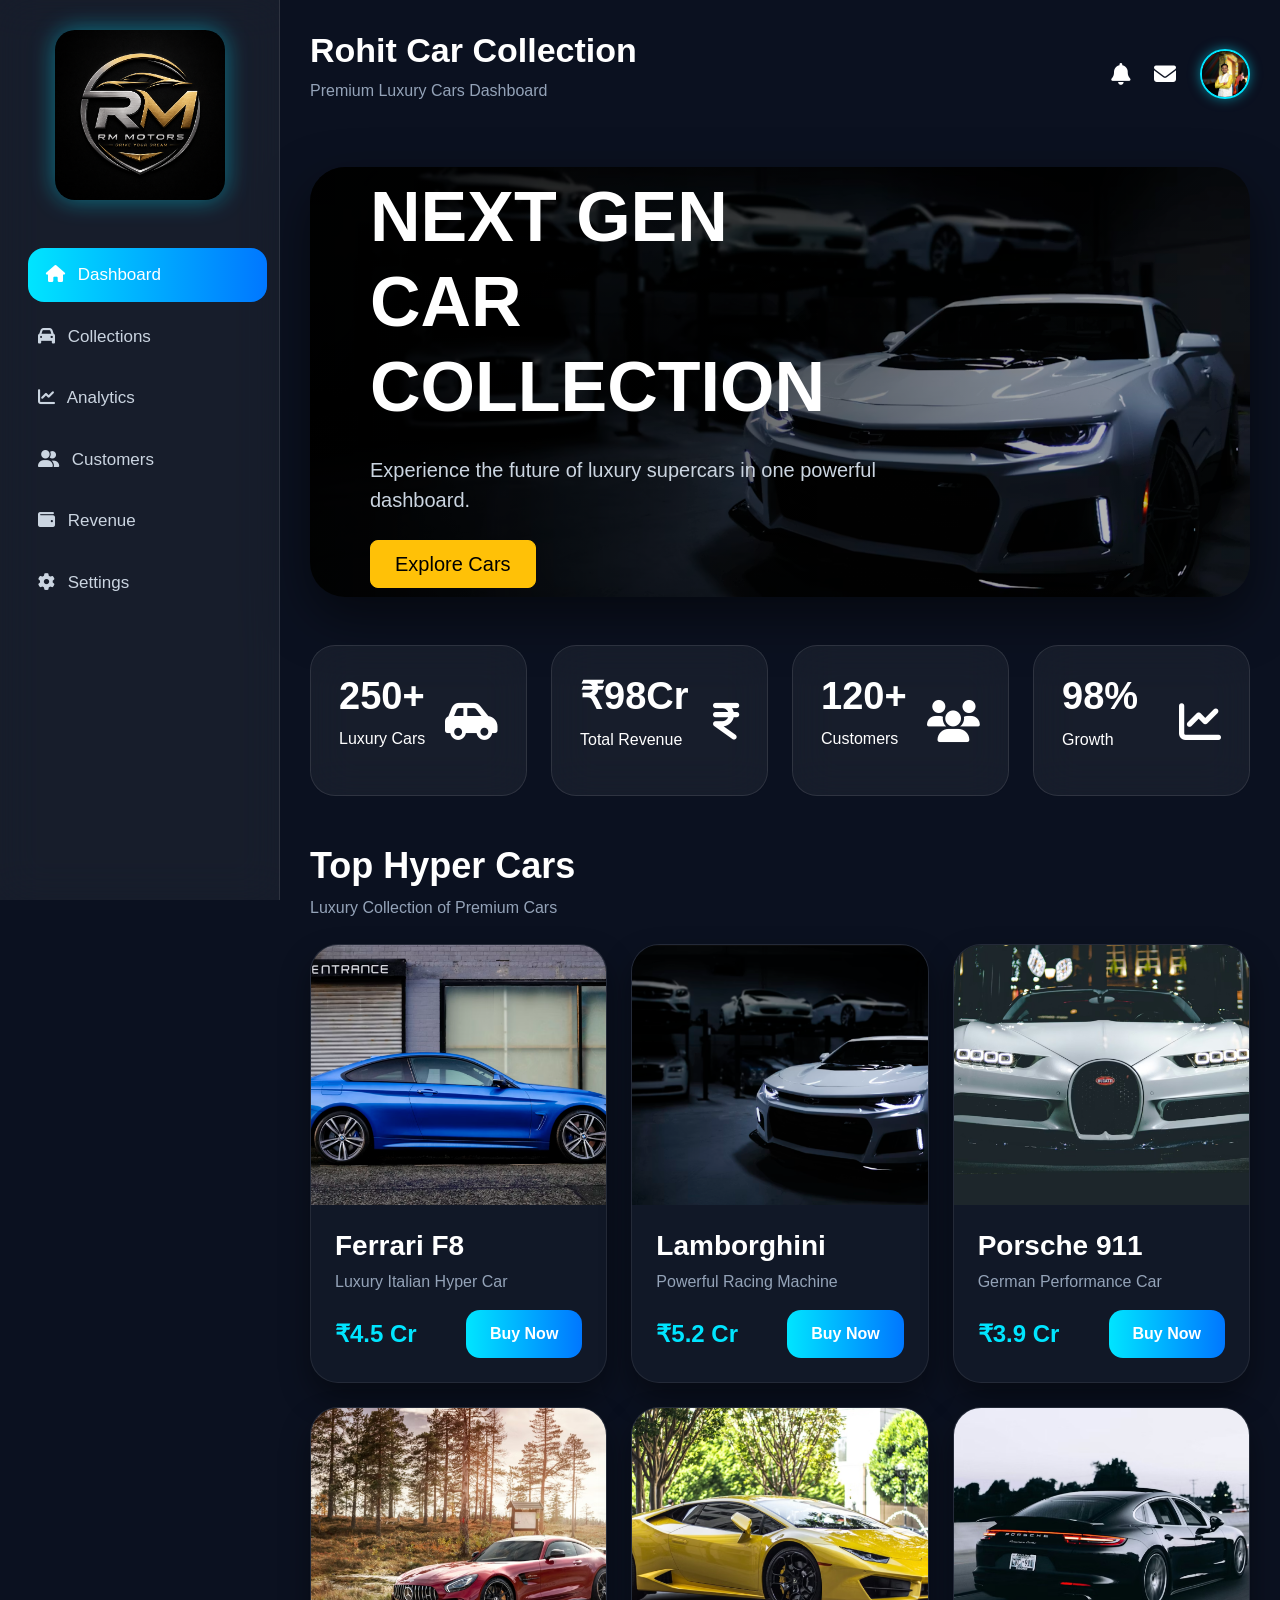
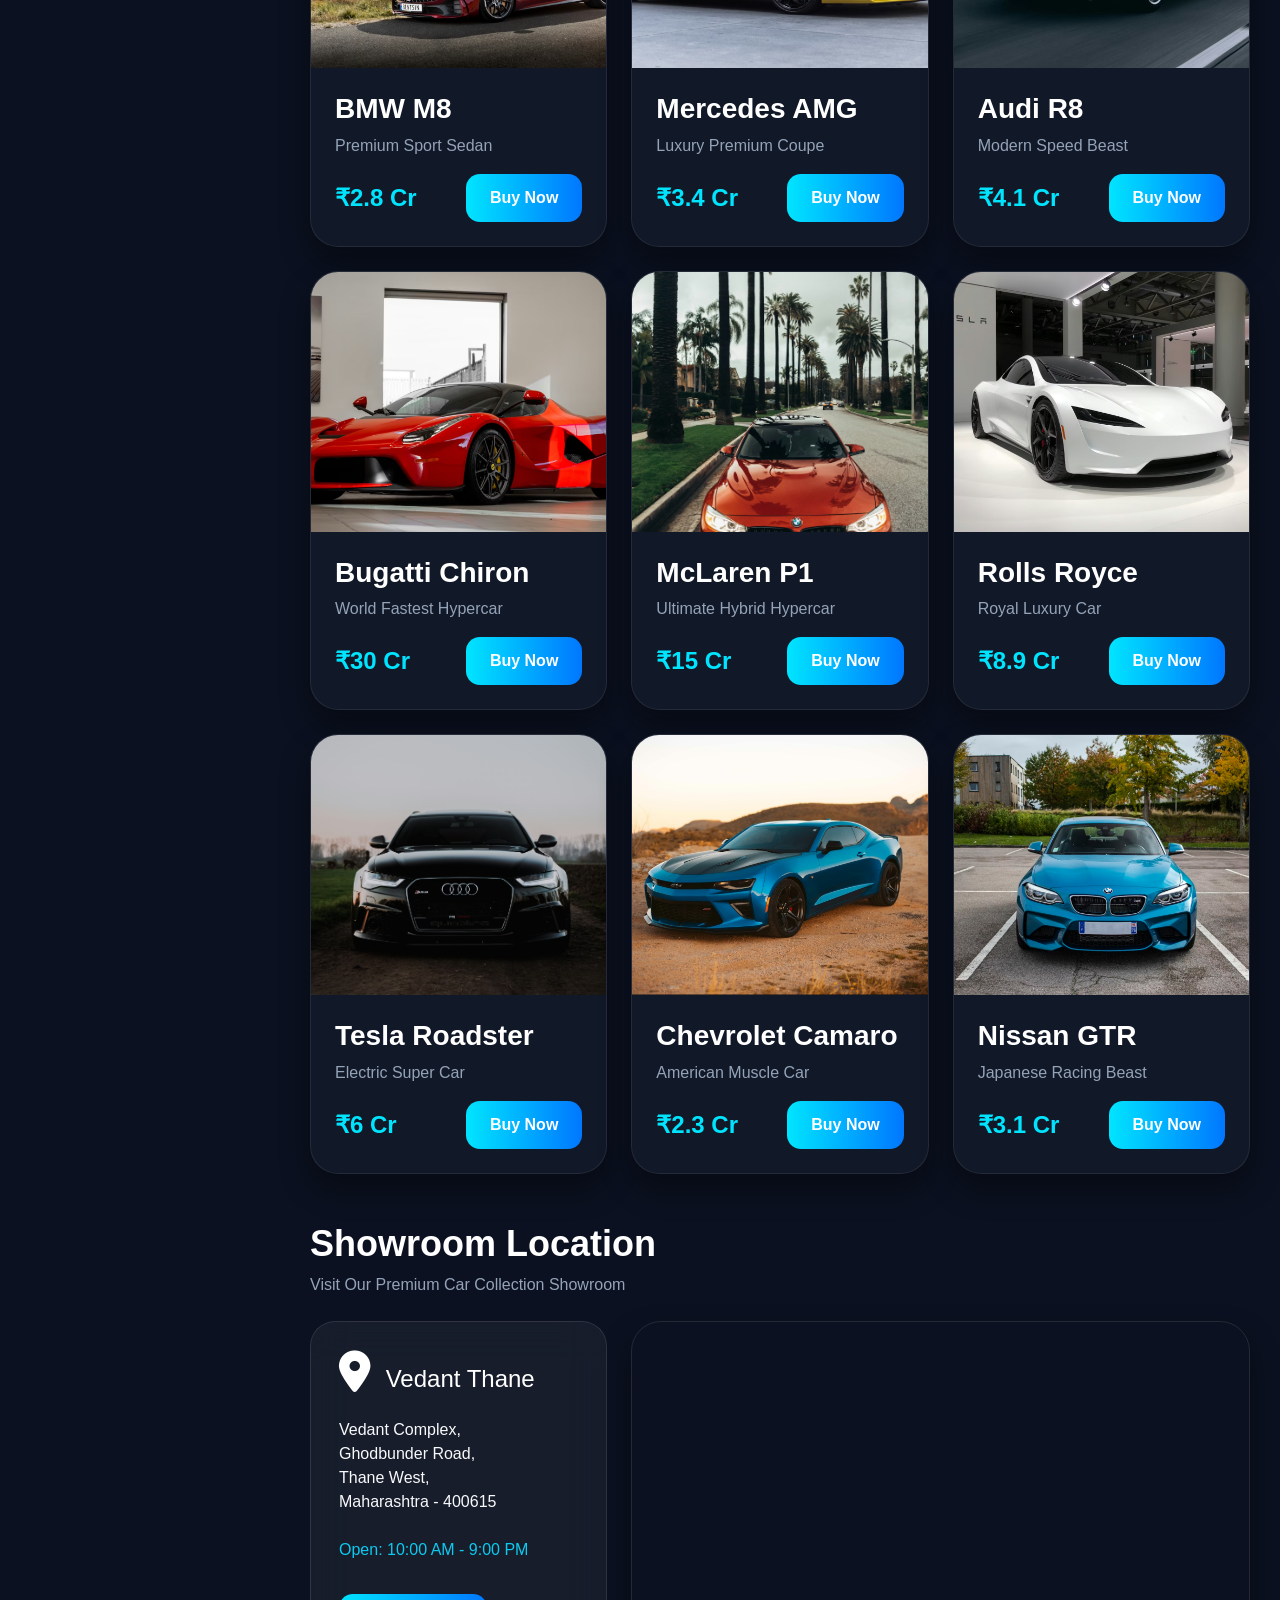
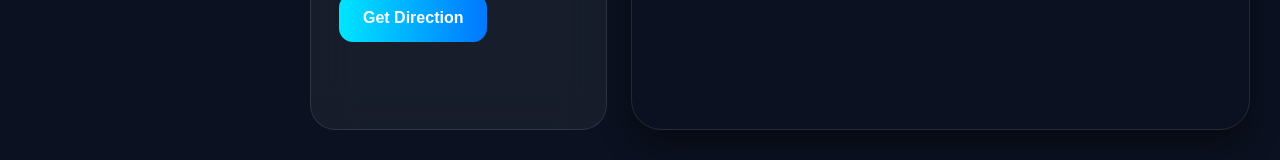
<file: Index.html>
<!DOCTYPE html>
<html lang="en">

<head>

    <meta charset="UTF-8">
    <meta name="viewport" content="width=device-width, initial-scale=1.0">

    <title>HyperCar Dashboard</title>

    <!-- Bootstrap -->
    <link href="https://cdn.jsdelivr.net/npm/bootstrap@5.3.3/dist/css/bootstrap.min.css" rel="stylesheet">

    <!-- Font Awesome -->
    <link rel="stylesheet" href="https://cdnjs.cloudflare.com/ajax/libs/font-awesome/6.5.2/css/all.min.css">

    <style>
        * {
            margin: 0;
            padding: 0;
            box-sizing: border-box;
            font-family: Arial, Helvetica, sans-serif;
        }

        body {
            background: #0b1120;
            overflow-x: hidden;
        }

        /* SIDEBAR */

        .sidebar {
            width: 280px;
            min-height: 100vh;
            position: fixed;
            left: 0;
            top: 0;
            background: rgba(255, 255, 255, 0.05);
            backdrop-filter: blur(20px);
            border-right: 1px solid rgba(255, 255, 255, 0.1);
            z-index: 1000;
            padding: 30px 20px;
        }

        .logo img {
            width: 170px;
            border-radius: 20px;
            filter: drop-shadow(0 0 12px rgba(0, 229, 255, 0.45));
            transition: 0.3s;
        }

        .logo img:hover {
            transform: scale(1.05);
        }

        .nav-link {
            color: #cbd5e1;
            border-radius: 16px;
            padding: 14px 18px;
            font-size: 17px;
            transition: 0.3s;
        }

        .nav-link:hover,
        .nav-link.active {
            background: linear-gradient(90deg, #00e5ff, #0077ff);
            color: #fff !important;
            transform: translateX(8px);
        }

        /* MAIN CONTENT */

        .main-content {
            margin-left: 280px;
            padding: 30px;
        }

        .container-fluid {
            padding-left: 0;
            padding-right: 0;
        }

        /* TOPBAR */

        .topbar h2 {
            color: #fff;
            font-size: 34px;
            font-weight: bold;
        }

        .topbar p {
            color: #94a3b8;
        }

        .top-icons i {
            color: #fff;
            font-size: 22px;
            transition: 0.3s;
            cursor: pointer;
        }

        .top-icons i:hover {
            color: #00e5ff;
            transform: scale(1.1);
        }

        .profile-img {
            width: 50px;
            height: 50px;
            border-radius: 50%;
            object-fit: cover;
            border: 2px solid #00e5ff;
            box-shadow: 0 0 12px rgba(0, 229, 255, 0.5);
        }

        /* HERO */

        .hero-section {
            height: 430px;
            border-radius: 35px;
            overflow: hidden;
            position: relative;
            background: url("Image/Hero.png") center/cover no-repeat;
            display: flex;
            align-items: center;
            box-shadow: 0 20px 50px rgba(0, 0, 0, 0.5);
        }

        .hero-overlay {
            position: absolute;
            inset: 0;
            background: linear-gradient(90deg,
                    rgba(0, 0, 0, 0.85),
                    rgba(0, 0, 0, 0.2));
        }

        .hero-content {
            position: relative;
            z-index: 5;
            max-width: 650px;
            padding: 60px;
        }

        .hero-content h1 {
            color: #fff;
            font-size: 70px;
            font-weight: 900;
            line-height: 85px;
        }

        .hero-content p {
            color: #cbd5e1;
            font-size: 20px;
            margin: 25px 0;
        }

        /* STATS */

        .stats-card {
            background: rgba(255, 255, 255, 0.05);
            backdrop-filter: blur(20px);
            border: 1px solid rgba(255, 255, 255, 0.1);
            border-radius: 25px;
            transition: 0.4s;
            color: #fff;
            padding: 28px;
        }

        .stats-card:hover {
            transform: translateY(-10px);
            background: linear-gradient(135deg, #00e5ff, #0077ff);
        }

        .stats-card h2 {
            font-size: 38px;
            font-weight: bold;
        }

        .stats-card i {
            font-size: 42px;
        }

        /* SECTION TITLE */

        .section-title h3 {
            color: #fff;
            font-size: 36px;
            font-weight: bold;
        }

        .section-title p {
            color: #94a3b8;
        }

        /* CARDS */

        .car-card {
            background: #111827;
            border-radius: 28px;
            overflow: hidden;
            transition: 0.4s;
            border: 1px solid rgba(255, 255, 255, 0.08);
            box-shadow: 0 15px 30px rgba(0, 0, 0, 0.4);
            height: 100%;
        }

        .car-card:hover {
            transform: translateY(-10px);
            box-shadow: 0 20px 40px rgba(0, 229, 255, 0.25);
        }

        .car-card img {
            width: 100%;
            height: 260px;
            object-fit: cover;
            transition: 0.5s;
        }

        .car-card:hover img {
            transform: scale(1.05);
        }

        .car-content {
            padding: 24px;
        }

        .car-content h4 {
            color: #fff;
            font-size: 28px;
            font-weight: bold;
        }

        .car-content p {
            color: #94a3b8;
        }

        .price {
            color: #00e5ff;
            font-size: 24px;
            font-weight: bold;
        }

        .buy-btn {
            border: none;
            padding: 12px 24px;
            border-radius: 14px;
            background: linear-gradient(90deg, #00e5ff, #0077ff);
            color: #fff;
            font-weight: bold;
            transition: 0.3s;
        }

        .buy-btn:hover {
            transform: scale(1.05);
            box-shadow: 0 0 15px rgba(0, 229, 255, 0.5);
        }

        /* MAP */

        .map-box {
            border-radius: 30px;
            overflow: hidden;
            border: 1px solid rgba(255, 255, 255, 0.1);
            box-shadow: 0 15px 30px rgba(0, 0, 0, 0.4);
        }

        .map-box iframe {
            width: 100%;
            min-height: 400px;
            border: 0;
            filter: grayscale(0.2) contrast(1.1);
        }


        /* RESPONSIVE */

        @media (max-width: 991px) {

            .sidebar {
                width: 100%;
                position: relative;
                min-height: auto;
            }

            .main-content {
                margin-left: 0;
            }

            .hero-content {
                padding: 30px;
            }

            .hero-content h1 {
                font-size: 45px;
                line-height: 60px;
            }

            .hero-content p {
                font-size: 16px;
            }

            .hero-section {
                height: auto;
            }
        }
    </style>

</head>

<body>
    <!-- SIDEBAR -->

    <div class="sidebar">

        <div class="logo text-center mb-5">
            <img src="Image/Logo.png" alt="">
        </div>

        <ul class="nav flex-column gap-2">

            <!-- DASHBOARD -->

            <li class="nav-item">
                <a href="index.html" class="nav-link active">
                    <i class="fa-solid fa-house me-2"></i>
                    Dashboard
                </a>
            </li>

            <!-- COLLECTIONS -->

            <li class="nav-item">
                <a href="Collections.html" class="nav-link">
                    <i class="fa-solid fa-car me-2"></i>
                    Collections
                </a>
            </li>

            <!-- ANALYTICS -->

            <li class="nav-item">
                <a href="Analytics.html" class="nav-link">
                    <i class="fa-solid fa-chart-line me-2"></i>
                    Analytics
                </a>
            </li>

            <!-- CUSTOMERS -->

            <li class="nav-item">
                <a href="Customers.html" class="nav-link">
                    <i class="fa-solid fa-user-group me-2"></i>
                    Customers
                </a>
            </li>

            <!-- REVENUE -->

            <li class="nav-item">
                <a href="Revenue.html" class="nav-link">
                    <i class="fa-solid fa-wallet me-2"></i>
                    Revenue
                </a>
            </li>

            <!-- SETTINGS -->

            <li class="nav-item">
                <a href="Settings.html" class="nav-link">
                    <i class="fa-solid fa-gear me-2"></i>
                    Settings
                </a>
            </li>

        </ul>

    </div>
    <!-- MAIN CONTENT -->

    <div class="main-content">

        <!-- TOPBAR -->

        <div class="topbar d-flex justify-content-between align-items-center flex-wrap gap-3 mb-5">

            <div>
                <h2>Rohit Car Collection</h2>
                <p>Premium Luxury Cars Dashboard</p>
            </div>

            <div class="top-icons d-flex align-items-center gap-4">

                <i class="fa-solid fa-bell"></i>

                <i class="fa-solid fa-envelope"></i>
                
                <img src="Image/profile.jpg" alt="Profile" class="profile-img">

            </div>

        </div>

        <!-- HERO -->

        <div class="hero-section">

            <div class="hero-overlay"></div>

            <div class="hero-content">

                <h1>
                    NEXT GEN <br>
                    CAR COLLECTION
                </h1>

                <p>
                    Experience the future of luxury supercars in one powerful dashboard.
                </p>

                <button class="btn btn-warning btn-lg px-4">
                    Explore Cars
                </button>

            </div>

        </div>

        <!-- STATS -->

        <div class="container-fluid mt-5">

            <div class="row g-4">

                <div class="col-lg-3 col-md-6">
                    <div class="stats-card d-flex justify-content-between align-items-center h-100">
                        <div>
                            <h2>250+</h2>
                            <p>Luxury Cars</p>
                        </div>
                        <i class="fa-solid fa-car-side"></i>
                    </div>
                </div>

                <div class="col-lg-3 col-md-6">
                    <div class="stats-card d-flex justify-content-between align-items-center h-100">
                        <div>
                            <h2>₹98Cr</h2>
                            <p>Total Revenue</p>
                        </div>
                        <i class="fa-solid fa-indian-rupee-sign"></i>
                    </div>
                </div>

                <div class="col-lg-3 col-md-6">
                    <div class="stats-card d-flex justify-content-between align-items-center h-100">
                        <div>
                            <h2>120+</h2>
                            <p>Customers</p>
                        </div>
                        <i class="fa-solid fa-users"></i>
                    </div>
                </div>

                <div class="col-lg-3 col-md-6">
                    <div class="stats-card d-flex justify-content-between align-items-center h-100">
                        <div>
                            <h2>98%</h2>
                            <p>Growth</p>
                        </div>
                        <i class="fa-solid fa-chart-line"></i>
                    </div>
                </div>

            </div>

        </div>

        <!-- CAR SECTION -->

        <div class="container-fluid mt-5">

            <div class="section-title mb-4">
                <h3>Top Hyper Cars</h3>
                <p>Luxury Collection of Premium Cars</p>
            </div>

            <div class="row g-4">

                <!-- CARD -->

                <div class="col-lg-4 col-md-6">
                    <div class="car-card">
                        <img src="Image/Ferrari.png" alt="">
                        <div class="car-content">
                            <h4>Ferrari F8</h4>
                            <p>Luxury Italian Hyper Car</p>
                            <div class="d-flex justify-content-between align-items-center">
                                <span class="price">₹4.5 Cr</span>
                                <button class="buy-btn">Buy Now</button>
                            </div>
                        </div>
                    </div>
                </div>

                <div class="col-lg-4 col-md-6">
                    <div class="car-card">
                        <img src="Image/Lamborghini.png" alt="">
                        <div class="car-content">
                            <h4>Lamborghini</h4>
                            <p>Powerful Racing Machine</p>
                            <div class="d-flex justify-content-between align-items-center">
                                <span class="price">₹5.2 Cr</span>
                                <button class="buy-btn">Buy Now</button>
                            </div>
                        </div>
                    </div>
                </div>

                <div class="col-lg-4 col-md-6">
                    <div class="car-card">
                        <img src="Image/Porsche.png" alt="">
                        <div class="car-content">
                            <h4>Porsche 911</h4>
                            <p>German Performance Car</p>
                            <div class="d-flex justify-content-between align-items-center">
                                <span class="price">₹3.9 Cr</span>
                                <button class="buy-btn">Buy Now</button>
                            </div>
                        </div>
                    </div>
                </div>

                <div class="col-lg-4 col-md-6">
                    <div class="car-card">
                        <img src="Image/BMW M8.png" alt="">
                        <div class="car-content">
                            <h4>BMW M8</h4>
                            <p>Premium Sport Sedan</p>
                            <div class="d-flex justify-content-between align-items-center">
                                <span class="price">₹2.8 Cr</span>
                                <button class="buy-btn">Buy Now</button>
                            </div>
                        </div>
                    </div>
                </div>

                <div class="col-lg-4 col-md-6">
                    <div class="car-card">
                        <img src="Image/Mercedes AMG.png" alt="">
                        <div class="car-content">
                            <h4>Mercedes AMG</h4>
                            <p>Luxury Premium Coupe</p>
                            <div class="d-flex justify-content-between align-items-center">
                                <span class="price">₹3.4 Cr</span>
                                <button class="buy-btn">Buy Now</button>
                            </div>
                        </div>
                    </div>
                </div>

                <div class="col-lg-4 col-md-6">
                    <div class="car-card">
                        <img src="Image/Audi R8.png" alt="">
                        <div class="car-content">
                            <h4>Audi R8</h4>
                            <p>Modern Speed Beast</p>
                            <div class="d-flex justify-content-between align-items-center">
                                <span class="price">₹4.1 Cr</span>
                                <button class="buy-btn">Buy Now</button>
                            </div>
                        </div>
                    </div>
                </div>

                <div class="col-lg-4 col-md-6">
                    <div class="car-card">
                        <img src="Image/Bugatti Chiron.png" alt="">
                        <div class="car-content">
                            <h4>Bugatti Chiron</h4>
                            <p>World Fastest Hypercar</p>
                            <div class="d-flex justify-content-between align-items-center">
                                <span class="price">₹30 Cr</span>
                                <button class="buy-btn">Buy Now</button>
                            </div>
                        </div>
                    </div>
                </div>

                <div class="col-lg-4 col-md-6">
                    <div class="car-card">
                        <img src="Image/McLaren P1.png" alt="">
                        <div class="car-content">
                            <h4>McLaren P1</h4>
                            <p>Ultimate Hybrid Hypercar</p>
                            <div class="d-flex justify-content-between align-items-center">
                                <span class="price">₹15 Cr</span>
                                <button class="buy-btn">Buy Now</button>
                            </div>
                        </div>
                    </div>
                </div>

                <div class="col-lg-4 col-md-6">
                    <div class="car-card">
                        <img src="Image/Rolls Royce.png" alt="">
                        <div class="car-content">
                            <h4>Rolls Royce</h4>
                            <p>Royal Luxury Car</p>
                            <div class="d-flex justify-content-between align-items-center">
                                <span class="price">₹8.9 Cr</span>
                                <button class="buy-btn">Buy Now</button>
                            </div>
                        </div>
                    </div>
                </div>

                <div class="col-lg-4 col-md-6">
                    <div class="car-card">
                        <img src="Image/Tesla Roadster.png" alt="">
                        <div class="car-content">
                            <h4>Tesla Roadster</h4>
                            <p>Electric Super Car</p>
                            <div class="d-flex justify-content-between align-items-center">
                                <span class="price">₹6 Cr</span>
                                <button class="buy-btn">Buy Now</button>
                            </div>
                        </div>
                    </div>
                </div>

                <div class="col-lg-4 col-md-6">
                    <div class="car-card">
                        <img src="Image/Chevrolet Camaro.png" alt="">
                        <div class="car-content">
                            <h4>Chevrolet Camaro</h4>
                            <p>American Muscle Car</p>
                            <div class="d-flex justify-content-between align-items-center">
                                <span class="price">₹2.3 Cr</span>
                                <button class="buy-btn">Buy Now</button>
                            </div>
                        </div>
                    </div>
                </div>

                <div class="col-lg-4 col-md-6">
                    <div class="car-card">
                        <img src="Image/Nissan GTR.png" alt="">
                        <div class="car-content">
                            <h4>Nissan GTR</h4>
                            <p>Japanese Racing Beast</p>
                            <div class="d-flex justify-content-between align-items-center">
                                <span class="price">₹3.1 Cr</span>
                                <button class="buy-btn">Buy Now</button>
                            </div>
                        </div>
                    </div>
                </div>

            </div>

        </div>

        <!-- LOCATION SECTION -->

        <div class="container-fluid mt-5">

            <div class="section-title mb-4">

                <h3>Showroom Location</h3>

                <p>Visit Our Premium Car Collection Showroom</p>

            </div>

            <div class="row g-4">

                <!-- ADDRESS -->

                <div class="col-lg-4">

                    <div class="stats-card h-100">

                        <h4 class="text-white mb-4">
                            <i class="fa-solid fa-location-dot me-2"></i>
                            Vedant Thane
                        </h4>

                        <p class="text-light">
                            Vedant Complex,<br>
                            Ghodbunder Road,<br>
                            Thane West,<br>
                            Maharashtra - 400615
                        </p>

                        <p class="text-info mt-4">
                            Open: 10:00 AM - 9:00 PM
                        </p>

                        <button class="buy-btn mt-3">
                            Get Direction
                        </button>

                    </div>

                </div>

                <!-- MAP -->

                <div class="col-lg-8">

                    <div class="map-box">

                        <iframe src="https://www.google.com/maps?q=Vedant+Complex+Thane+West&output=embed"
                            allowfullscreen="" loading="lazy">
                        </iframe>

                    </div>

                </div>

            </div>

        </div>

    </div>

    <script src="https://cdn.jsdelivr.net/npm/bootstrap@5.3.3/dist/js/bootstrap.bundle.min.js"></script>

</body>

</html>
</file>
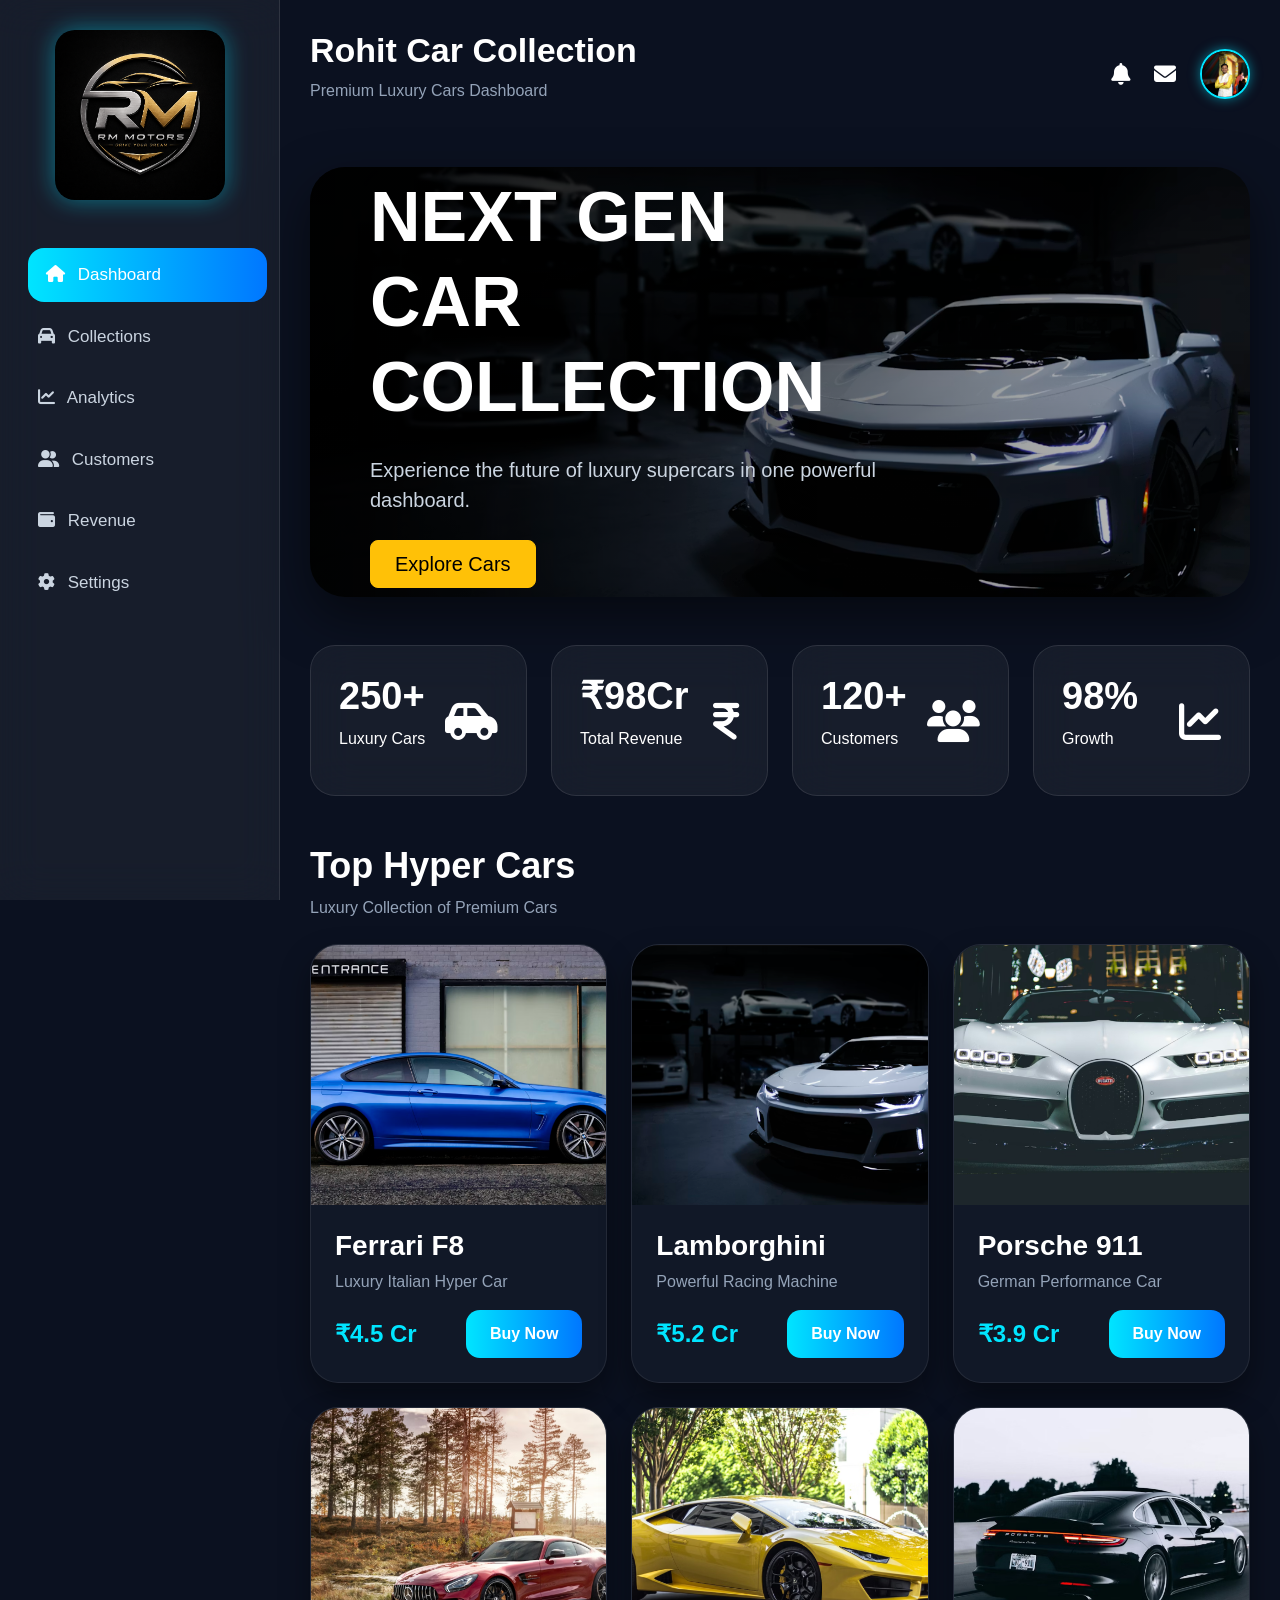
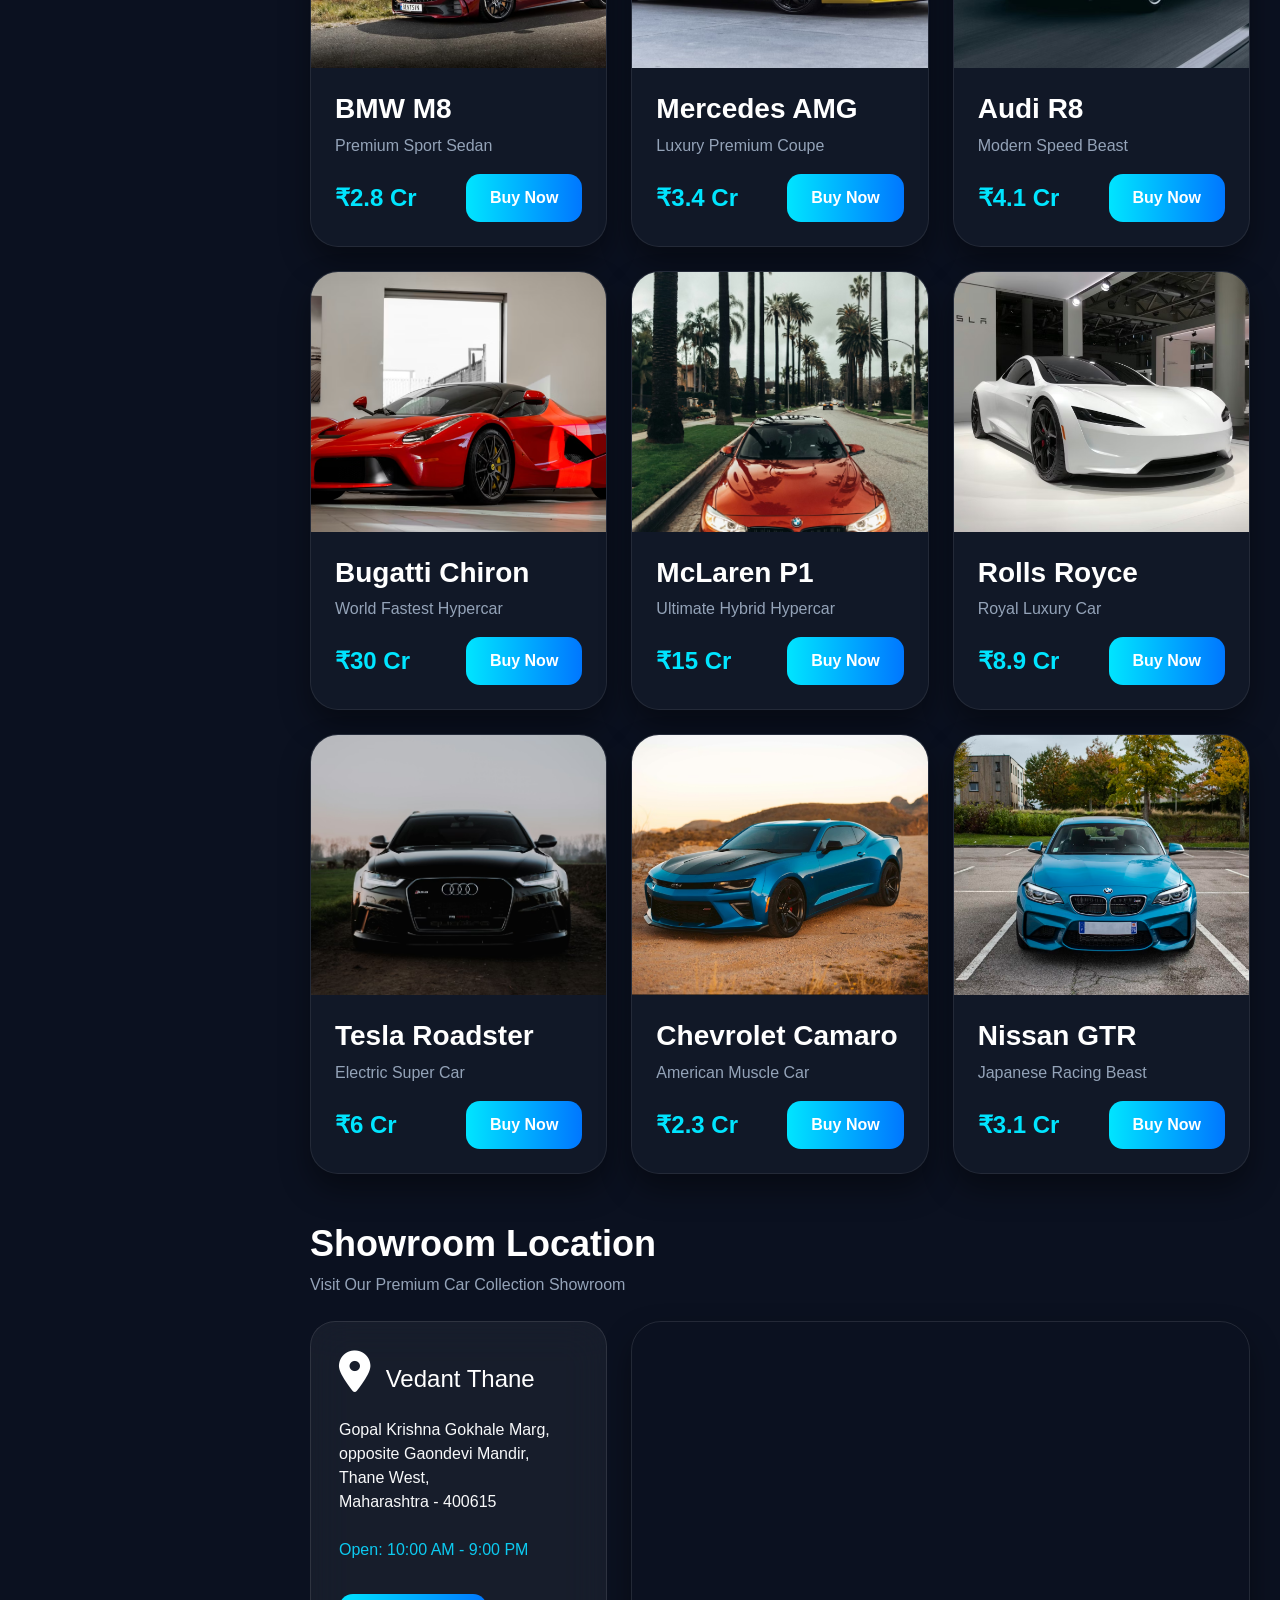
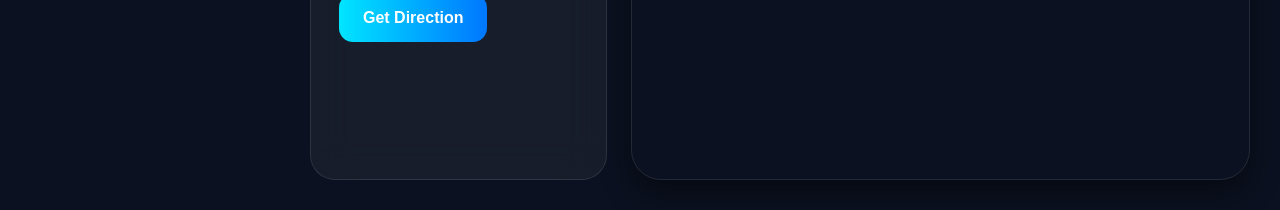
<file: index.html>
<!DOCTYPE html>
<html lang="en">

<head>

    <meta charset="UTF-8">
    <meta name="viewport" content="width=device-width, initial-scale=1.0">

    <title>HyperCar Dashboard</title>

    <!-- Bootstrap -->
    <link href="https://cdn.jsdelivr.net/npm/bootstrap@5.3.3/dist/css/bootstrap.min.css" rel="stylesheet">

    <!-- Font Awesome -->
    <link rel="stylesheet" href="https://cdnjs.cloudflare.com/ajax/libs/font-awesome/6.5.2/css/all.min.css">

    <style>
        * {
            margin: 0;
            padding: 0;
            box-sizing: border-box;
            font-family: Arial, Helvetica, sans-serif;
        }

        body {
            background: #0b1120;
            overflow-x: hidden;
        }

        /* SIDEBAR */

        .sidebar {
            width: 280px;
            min-height: 100vh;
            position: fixed;
            left: 0;
            top: 0;
            background: rgba(255, 255, 255, 0.05);
            backdrop-filter: blur(20px);
            border-right: 1px solid rgba(255, 255, 255, 0.1);
            z-index: 1000;
            padding: 30px 20px;
        }

        .logo img {
            width: 170px;
            border-radius: 20px;
            filter: drop-shadow(0 0 12px rgba(0, 229, 255, 0.45));
            transition: 0.3s;
        }

        .logo img:hover {
            transform: scale(1.05);
        }

        .nav-link {
            color: #cbd5e1;
            border-radius: 16px;
            padding: 14px 18px;
            font-size: 17px;
            transition: 0.3s;
        }

        .nav-link:hover,
        .nav-link.active {
            background: linear-gradient(90deg, #00e5ff, #0077ff);
            color: #fff !important;
            transform: translateX(8px);
        }

        /* MAIN CONTENT */

        .main-content {
            margin-left: 280px;
            padding: 30px;
        }

        .container-fluid {
            padding-left: 0;
            padding-right: 0;
        }

        /* TOPBAR */

        .topbar h2 {
            color: #fff;
            font-size: 34px;
            font-weight: bold;
        }

        .topbar p {
            color: #94a3b8;
        }

        .top-icons i {
            color: #fff;
            font-size: 22px;
            transition: 0.3s;
            cursor: pointer;
        }

        .top-icons i:hover {
            color: #00e5ff;
            transform: scale(1.1);
        }

        .profile-img {
            width: 50px;
            height: 50px;
            border-radius: 50%;
            object-fit: cover;
            border: 2px solid #00e5ff;
            box-shadow: 0 0 12px rgba(0, 229, 255, 0.5);
        }

        /* HERO */

        .hero-section {
            height: 430px;
            border-radius: 35px;
            overflow: hidden;
            position: relative;
            background: url("Image/Hero.png") center/cover no-repeat;
            display: flex;
            align-items: center;
            box-shadow: 0 20px 50px rgba(0, 0, 0, 0.5);
        }

        .hero-overlay {
            position: absolute;
            inset: 0;
            background: linear-gradient(90deg,
                    rgba(0, 0, 0, 0.85),
                    rgba(0, 0, 0, 0.2));
        }

        .hero-content {
            position: relative;
            z-index: 5;
            max-width: 650px;
            padding: 60px;
        }

        .hero-content h1 {
            color: #fff;
            font-size: 70px;
            font-weight: 900;
            line-height: 85px;
        }

        .hero-content p {
            color: #cbd5e1;
            font-size: 20px;
            margin: 25px 0;
        }

        /* STATS */

        .stats-card {
            background: rgba(255, 255, 255, 0.05);
            backdrop-filter: blur(20px);
            border: 1px solid rgba(255, 255, 255, 0.1);
            border-radius: 25px;
            transition: 0.4s;
            color: #fff;
            padding: 28px;
        }

        .stats-card:hover {
            transform: translateY(-10px);
            background: linear-gradient(135deg, #00e5ff, #0077ff);
        }

        .stats-card h2 {
            font-size: 38px;
            font-weight: bold;
        }

        .stats-card i {
            font-size: 42px;
        }

        /* SECTION TITLE */

        .section-title h3 {
            color: #fff;
            font-size: 36px;
            font-weight: bold;
        }

        .section-title p {
            color: #94a3b8;
        }

        /* CARDS */

        .car-card {
            background: #111827;
            border-radius: 28px;
            overflow: hidden;
            transition: 0.4s;
            border: 1px solid rgba(255, 255, 255, 0.08);
            box-shadow: 0 15px 30px rgba(0, 0, 0, 0.4);
            height: 100%;
        }

        .car-card:hover {
            transform: translateY(-10px);
            box-shadow: 0 20px 40px rgba(0, 229, 255, 0.25);
        }

        .car-card img {
            width: 100%;
            height: 260px;
            object-fit: cover;
            transition: 0.5s;
        }

        .car-card:hover img {
            transform: scale(1.05);
        }

        .car-content {
            padding: 24px;
        }

        .car-content h4 {
            color: #fff;
            font-size: 28px;
            font-weight: bold;
        }

        .car-content p {
            color: #94a3b8;
        }

        .price {
            color: #00e5ff;
            font-size: 24px;
            font-weight: bold;
        }

        .buy-btn {
            border: none;
            padding: 12px 24px;
            border-radius: 14px;
            background: linear-gradient(90deg, #00e5ff, #0077ff);
            color: #fff;
            font-weight: bold;
            transition: 0.3s;
        }

        .buy-btn:hover {
            transform: scale(1.05);
            box-shadow: 0 0 15px rgba(0, 229, 255, 0.5);
        }

        /* MAP */

        .map-box {
            border-radius: 30px;
            overflow: hidden;
            border: 1px solid rgba(255, 255, 255, 0.1);
            box-shadow: 0 15px 30px rgba(0, 0, 0, 0.4);
        }

        .map-box iframe {
            width: 100%;
            min-height: 400px;
            border: 0;
            filter: grayscale(0.2) contrast(1.1);
        }


        /* RESPONSIVE */

        @media (max-width: 991px) {

            .sidebar {
                width: 100%;
                position: relative;
                min-height: auto;
            }

            .main-content {
                margin-left: 0;
            }

            .hero-content {
                padding: 30px;
            }

            .hero-content h1 {
                font-size: 45px;
                line-height: 60px;
            }

            .hero-content p {
                font-size: 16px;
            }

            .hero-section {
                height: auto;
            }
        }
    </style>

</head>

<body>
    <!-- SIDEBAR -->

    <div class="sidebar">

        <div class="logo text-center mb-5">
            <img src="Image/Logo.png" alt="">
        </div>

        <ul class="nav flex-column gap-2">

            <!-- DASHBOARD -->

            <li class="nav-item">
                <a href="index.html" class="nav-link active">
                    <i class="fa-solid fa-house me-2"></i>
                    Dashboard
                </a>
            </li>

            <!-- COLLECTIONS -->

            <li class="nav-item">
                <a href="Collections.html" class="nav-link">
                    <i class="fa-solid fa-car me-2"></i>
                    Collections
                </a>
            </li>

            <!-- ANALYTICS -->

            <li class="nav-item">
                <a href="Analytics.html" class="nav-link">
                    <i class="fa-solid fa-chart-line me-2"></i>
                    Analytics
                </a>
            </li>

            <!-- CUSTOMERS -->

            <li class="nav-item">
                <a href="Customers.html" class="nav-link">
                    <i class="fa-solid fa-user-group me-2"></i>
                    Customers
                </a>
            </li>

            <!-- REVENUE -->

            <li class="nav-item">
                <a href="Revenue.html" class="nav-link">
                    <i class="fa-solid fa-wallet me-2"></i>
                    Revenue
                </a>
            </li>

            <!-- SETTINGS -->

            <li class="nav-item">
                <a href="Settings.html" class="nav-link">
                    <i class="fa-solid fa-gear me-2"></i>
                    Settings
                </a>
            </li>

        </ul>

    </div>
    <!-- MAIN CONTENT -->

    <div class="main-content">

        <!-- TOPBAR -->

        <div class="topbar d-flex justify-content-between align-items-center flex-wrap gap-3 mb-5">

            <div>
                <h2>Rohit Car Collection</h2>
                <p>Premium Luxury Cars Dashboard</p>
            </div>

            <div class="top-icons d-flex align-items-center gap-4">

                <i class="fa-solid fa-bell"></i>

                <i class="fa-solid fa-envelope"></i>


                <img src="Image/profile.jpg" class="profile-img">

            </div>

        </div>

        <!-- HERO -->

        <div class="hero-section">

            <div class="hero-overlay"></div>

            <div class="hero-content">

                <h1>
                    NEXT GEN <br>
                    CAR COLLECTION
                </h1>

                <p>
                    Experience the future of luxury supercars in one powerful dashboard.
                </p>

                <button class="btn btn-warning btn-lg px-4">
                    Explore Cars
                </button>

            </div>

        </div>

        <!-- STATS -->

        <div class="container-fluid mt-5">

            <div class="row g-4">

                <div class="col-lg-3 col-md-6">
                    <div class="stats-card d-flex justify-content-between align-items-center h-100">
                        <div>
                            <h2>250+</h2>
                            <p>Luxury Cars</p>
                        </div>
                        <i class="fa-solid fa-car-side"></i>
                    </div>
                </div>

                <div class="col-lg-3 col-md-6">
                    <div class="stats-card d-flex justify-content-between align-items-center h-100">
                        <div>
                            <h2>₹98Cr</h2>
                            <p>Total Revenue</p>
                        </div>
                        <i class="fa-solid fa-indian-rupee-sign"></i>
                    </div>
                </div>

                <div class="col-lg-3 col-md-6">
                    <div class="stats-card d-flex justify-content-between align-items-center h-100">
                        <div>
                            <h2>120+</h2>
                            <p>Customers</p>
                        </div>
                        <i class="fa-solid fa-users"></i>
                    </div>
                </div>

                <div class="col-lg-3 col-md-6">
                    <div class="stats-card d-flex justify-content-between align-items-center h-100">
                        <div>
                            <h2>98%</h2>
                            <p>Growth</p>
                        </div>
                        <i class="fa-solid fa-chart-line"></i>
                    </div>
                </div>

            </div>

        </div>

        <!-- CAR SECTION -->

        <div class="container-fluid mt-5">

            <div class="section-title mb-4">
                <h3>Top Hyper Cars</h3>
                <p>Luxury Collection of Premium Cars</p>
            </div>

            <div class="row g-4">

                <!-- CARD -->

                <div class="col-lg-4 col-md-6">
                    <div class="car-card">
                        <img src="Image/Ferrari.png" alt="">
                        <div class="car-content">
                            <h4>Ferrari F8</h4>
                            <p>Luxury Italian Hyper Car</p>
                            <div class="d-flex justify-content-between align-items-center">
                                <span class="price">₹4.5 Cr</span>
                                <button class="buy-btn">Buy Now</button>
                            </div>
                        </div>
                    </div>
                </div>

                <div class="col-lg-4 col-md-6">
                    <div class="car-card">
                        <img src="Image/Lamborghini.png" alt="">
                        <div class="car-content">
                            <h4>Lamborghini</h4>
                            <p>Powerful Racing Machine</p>
                            <div class="d-flex justify-content-between align-items-center">
                                <span class="price">₹5.2 Cr</span>
                                <button class="buy-btn">Buy Now</button>
                            </div>
                        </div>
                    </div>
                </div>

                <div class="col-lg-4 col-md-6">
                    <div class="car-card">
                        <img src="Image/Porsche.png" alt="">
                        <div class="car-content">
                            <h4>Porsche 911</h4>
                            <p>German Performance Car</p>
                            <div class="d-flex justify-content-between align-items-center">
                                <span class="price">₹3.9 Cr</span>
                                <button class="buy-btn">Buy Now</button>
                            </div>
                        </div>
                    </div>
                </div>

                <div class="col-lg-4 col-md-6">
                    <div class="car-card">
                        <img src="Image/BMW M8.png" alt="">
                        <div class="car-content">
                            <h4>BMW M8</h4>
                            <p>Premium Sport Sedan</p>
                            <div class="d-flex justify-content-between align-items-center">
                                <span class="price">₹2.8 Cr</span>
                                <button class="buy-btn">Buy Now</button>
                            </div>
                        </div>
                    </div>
                </div>

                <div class="col-lg-4 col-md-6">
                    <div class="car-card">
                        <img src="Image/Mercedes AMG.png" alt="">
                        <div class="car-content">
                            <h4>Mercedes AMG</h4>
                            <p>Luxury Premium Coupe</p>
                            <div class="d-flex justify-content-between align-items-center">
                                <span class="price">₹3.4 Cr</span>
                                <button class="buy-btn">Buy Now</button>
                            </div>
                        </div>
                    </div>
                </div>

                <div class="col-lg-4 col-md-6">
                    <div class="car-card">
                        <img src="Image/Audi R8.png" alt="">
                        <div class="car-content">
                            <h4>Audi R8</h4>
                            <p>Modern Speed Beast</p>
                            <div class="d-flex justify-content-between align-items-center">
                                <span class="price">₹4.1 Cr</span>
                                <button class="buy-btn">Buy Now</button>
                            </div>
                        </div>
                    </div>
                </div>

                <div class="col-lg-4 col-md-6">
                    <div class="car-card">
                        <img src="Image/Bugatti Chiron.png" alt="">
                        <div class="car-content">
                            <h4>Bugatti Chiron</h4>
                            <p>World Fastest Hypercar</p>
                            <div class="d-flex justify-content-between align-items-center">
                                <span class="price">₹30 Cr</span>
                                <button class="buy-btn">Buy Now</button>
                            </div>
                        </div>
                    </div>
                </div>

                <div class="col-lg-4 col-md-6">
                    <div class="car-card">
                        <img src="Image/McLaren P1.png" alt="">
                        <div class="car-content">
                            <h4>McLaren P1</h4>
                            <p>Ultimate Hybrid Hypercar</p>
                            <div class="d-flex justify-content-between align-items-center">
                                <span class="price">₹15 Cr</span>
                                <button class="buy-btn">Buy Now</button>
                            </div>
                        </div>
                    </div>
                </div>

                <div class="col-lg-4 col-md-6">
                    <div class="car-card">
                        <img src="Image/Rolls Royce.png" alt="">
                        <div class="car-content">
                            <h4>Rolls Royce</h4>
                            <p>Royal Luxury Car</p>
                            <div class="d-flex justify-content-between align-items-center">
                                <span class="price">₹8.9 Cr</span>
                                <button class="buy-btn">Buy Now</button>
                            </div>
                        </div>
                    </div>
                </div>

                <div class="col-lg-4 col-md-6">
                    <div class="car-card">
                        <img src="Image/Tesla Roadster.png" alt="">
                        <div class="car-content">
                            <h4>Tesla Roadster</h4>
                            <p>Electric Super Car</p>
                            <div class="d-flex justify-content-between align-items-center">
                                <span class="price">₹6 Cr</span>
                                <button class="buy-btn">Buy Now</button>
                            </div>
                        </div>
                    </div>
                </div>

                <div class="col-lg-4 col-md-6">
                    <div class="car-card">
                        <img src="Image/Chevrolet Camaro.png" alt="">
                        <div class="car-content">
                            <h4>Chevrolet Camaro</h4>
                            <p>American Muscle Car</p>
                            <div class="d-flex justify-content-between align-items-center">
                                <span class="price">₹2.3 Cr</span>
                                <button class="buy-btn">Buy Now</button>
                            </div>
                        </div>
                    </div>
                </div>

                <div class="col-lg-4 col-md-6">
                    <div class="car-card">
                        <img src="Image/Nissan GTR.png" alt="">
                        <div class="car-content">
                            <h4>Nissan GTR</h4>
                            <p>Japanese Racing Beast</p>
                            <div class="d-flex justify-content-between align-items-center">
                                <span class="price">₹3.1 Cr</span>
                                <button class="buy-btn">Buy Now</button>
                            </div>
                        </div>
                    </div>
                </div>

            </div>

        </div>

        <!-- LOCATION SECTION -->

        <div class="container-fluid mt-5">

            <div class="section-title mb-4">

                <h3>Showroom Location</h3>

                <p>Visit Our Premium Car Collection Showroom</p>

            </div>

            <div class="row g-4">

                <!-- ADDRESS -->

                <div class="col-lg-4">

                    <div class="stats-card h-100">

                        <h4 class="text-white mb-4">
                            <i class="fa-solid fa-location-dot me-2"></i>
                            Vedant Thane
                        </h4>

                        <p class="text-light">
                            Gopal Krishna Gokhale Marg,<br>
                            opposite Gaondevi Mandir,<br>
                            Thane West,<br>
                            Maharashtra - 400615
                        </p>

                        <p class="text-info mt-4">
                            Open: 10:00 AM - 9:00 PM
                        </p>

                        <button class="buy-btn mt-3">
                            Get Direction
                        </button>

                    </div>

                </div>

                <!-- MAP -->

                <div class="col-lg-8">

                    <div class="map-box">

                        <iframe
                            src="https://www.google.com/maps/embed?pb=!1m18!1m12!1m3!1d30142.048017140096!2d72.9428557642502!3d19.20585663164301!2m3!1f0!2f0!3f0!3m2!1i1024!2i768!4f13.1!3m3!1m2!1s0x3be7b8d834c00235%3A0x89ff617b4a6cbf6f!2sItvedant%20-%20Thane!5e0!3m2!1sen!2sin!4v1779767096420!5m2!1sen!2sin"
                            width="600" height="450" style="border:0;" allowfullscreen="" loading="lazy"
                            referrerpolicy="no-referrer-when-downgrade"></iframe>

                    </div>

                </div>

            </div>

        </div>

    </div>

    <script src="https://cdn.jsdelivr.net/npm/bootstrap@5.3.3/dist/js/bootstrap.bundle.min.js"></script>

</body>

</html>
</file>
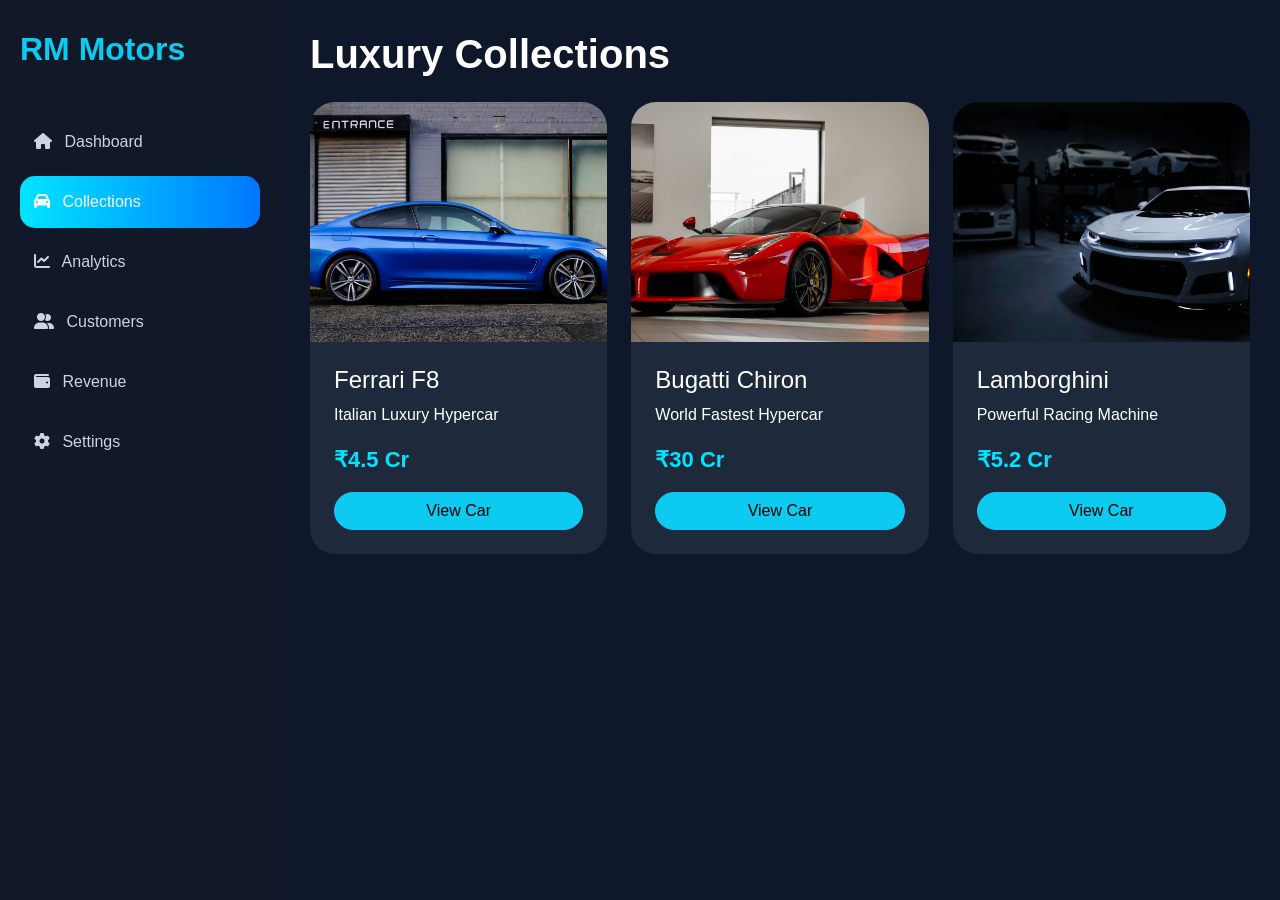
<file: Collections.html>
<!DOCTYPE html>
<html lang="en">

<head>

    <meta charset="UTF-8">
    <meta name="viewport" content="width=device-width, initial-scale=1.0">

    <title>Collections - RM Motors</title>

    <link href="https://cdn.jsdelivr.net/npm/bootstrap@5.3.3/dist/css/bootstrap.min.css" rel="stylesheet">

    <link rel="stylesheet" href="https://cdnjs.cloudflare.com/ajax/libs/font-awesome/6.5.2/css/all.min.css">

    <style>
        body {
            background: #0f172a;
            color: white;
            font-family: Arial;
        }

        .sidebar {
            width: 280px;
            min-height: 100vh;
            position: fixed;
            background: #111827;
            padding: 30px 20px;
        }

        .main-content {
            margin-left: 280px;
            padding: 30px;
        }

        .nav-link {
            color: #cbd5e1;
            padding: 14px;
            border-radius: 15px;
        }

        .nav-link:hover,
        .nav-link.active {
            background: linear-gradient(90deg, #00e5ff, #0077ff);
            color: white;
        }

        .car-card {
            background: #1e293b;
            border-radius: 25px;
            overflow: hidden;
            transition: 0.3s;
        }

        .car-card:hover {
            transform: translateY(-8px);
        }

        .car-card img {
            height: 240px;
            object-fit: cover;
        }

        .price {
            color: #00e5ff;
            font-weight: bold;
            font-size: 22px;
        }
    </style>

</head>

<body>

    <!-- SIDEBAR -->

    <div class="sidebar">

        <h2 class="text-info fw-bold mb-5">
            RM Motors
        </h2>

        <ul class="nav flex-column gap-2">

            <li class="nav-item">
                <a href="index.html" class="nav-link">
                    <i class="fa-solid fa-house me-2"></i>
                    Dashboard
                </a>
            </li>

            <li class="nav-item">
                <a href="Collections.html" class="nav-link active">
                    <i class="fa-solid fa-car me-2"></i>
                    Collections
                </a>
            </li>

            <li class="nav-item">
                <a href="Analytics.html" class="nav-link">
                    <i class="fa-solid fa-chart-line me-2"></i>
                    Analytics
                </a>
            </li>

            <li class="nav-item">
                <a href="Customers.html" class="nav-link">
                    <i class="fa-solid fa-user-group me-2"></i>
                    Customers
                </a>
            </li>

            <li class="nav-item">
                <a href="Revenue.html" class="nav-link">
                    <i class="fa-solid fa-wallet me-2"></i>
                    Revenue
                </a>
            </li>

            <li class="nav-item">
                <a href="Settings.html" class="nav-link">
                    <i class="fa-solid fa-gear me-2"></i>
                    Settings
                </a>
            </li>

        </ul>

    </div>

    <!-- MAIN -->

    <div class="main-content">

        <h1 class="fw-bold mb-4">
            Luxury Collections
        </h1>

        <div class="row g-4">

            <div class="col-lg-4">
                <div class="car-card">
                    <img src="Image/Ferrari.png" class="w-100">
                    <div class="p-4">
                        <h4>Ferrari F8</h4>
                        <p>Italian Luxury Hypercar</p>
                        <div class="price">₹4.5 Cr</div>
                        <button class="btn btn-info w-100 mt-3 rounded-pill">
                            View Car
                        </button>
                    </div>
                </div>
            </div>

            <div class="col-lg-4">
                <div class="car-card">
                    <img src="Image/Bugatti Chiron.png" class="w-100">
                    <div class="p-4">
                        <h4>Bugatti Chiron</h4>
                        <p>World Fastest Hypercar</p>
                        <div class="price">₹30 Cr</div>
                        <button class="btn btn-info w-100 mt-3 rounded-pill">
                            View Car
                        </button>
                    </div>
                </div>
            </div>

            <div class="col-lg-4">
                <div class="car-card">
                    <img src="Image/Lamborghini.png" class="w-100">
                    <div class="p-4">
                        <h4>Lamborghini</h4>
                        <p>Powerful Racing Machine</p>
                        <div class="price">₹5.2 Cr</div>
                        <button class="btn btn-info w-100 mt-3 rounded-pill">
                            View Car
                        </button>
                    </div>
                </div>
            </div>

        </div>

    </div>

</body>

</html>
</file>
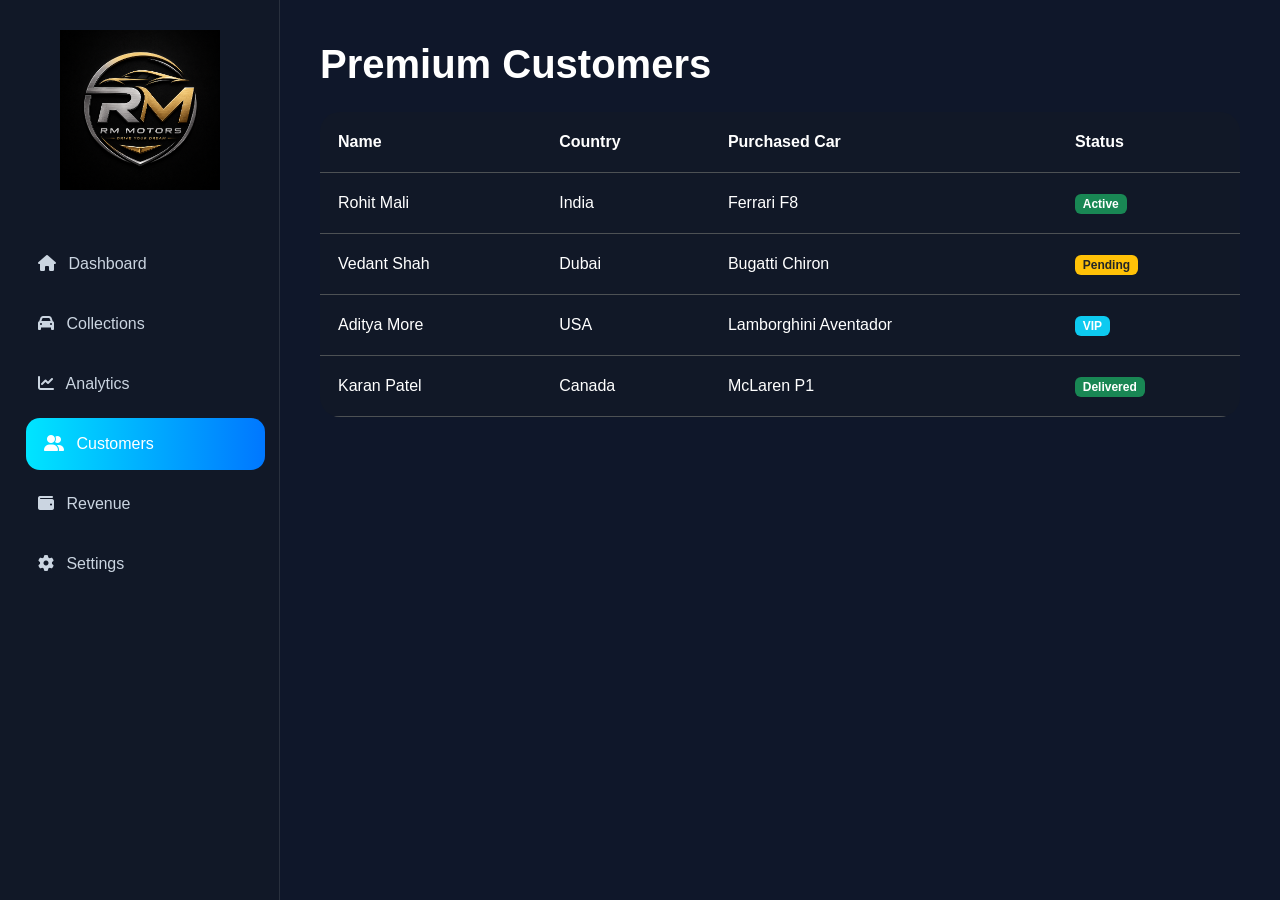
<file: Customers.html>
<!DOCTYPE html>
<html lang="en">

<head>

    <meta charset="UTF-8">
    <meta name="viewport" content="width=device-width, initial-scale=1.0">

    <title>Customers - RM Motors</title>

    <!-- Bootstrap -->

    <link href="https://cdn.jsdelivr.net/npm/bootstrap@5.3.3/dist/css/bootstrap.min.css" rel="stylesheet">

    <!-- Font Awesome -->

    <link rel="stylesheet" href="https://cdnjs.cloudflare.com/ajax/libs/font-awesome/6.5.2/css/all.min.css">

    <style>
        body {
            background: #0f172a;
            color: white;
            overflow-x: hidden;
            font-family: Arial, Helvetica, sans-serif;
        }

        /* SIDEBAR */

        .sidebar {
            width: 280px;
            min-height: 100vh;
            position: fixed;
            left: 0;
            top: 0;
            background: #111827;
            padding: 30px 20px;
            border-right: 1px solid rgba(255, 255, 255, 0.1);
        }

        .logo img {
            width: 160px;
        }

        .nav-link {
            color: #cbd5e1;
            padding: 14px 18px;
            border-radius: 14px;
            transition: 0.3s;
            font-size: 16px;
        }

        .nav-link:hover,
        .nav-link.active {
            background: linear-gradient(90deg, #00e5ff, #0077ff);
            color: #fff !important;
            transform: translateX(6px);
        }

        /* MAIN CONTENT */

        .main-content {
            margin-left: 280px;
            padding: 40px;
        }

        /* TABLE */

        .table-dark {
            --bs-table-bg: #111827;
            border-radius: 20px;
            overflow: hidden;
        }

        .table th,
        .table td {
            padding: 18px;
        }

        @media(max-width:991px) {

            .sidebar {
                width: 100%;
                min-height: auto;
                position: relative;
            }

            .main-content {
                margin-left: 0;
            }

        }
    </style>

</head>

<body>

    <!-- SIDEBAR -->

    <div class="sidebar">

        <div class="logo text-center mb-5">
            <img src="Image/Logo.png" alt="">
        </div>

        <ul class="nav flex-column gap-2">

            <li class="nav-item">
                <a href="index.html" class="nav-link">
                    <i class="fa-solid fa-house me-2"></i>
                    Dashboard
                </a>
            </li>

            <li class="nav-item">
                <a href="Collections.html" class="nav-link">
                    <i class="fa-solid fa-car me-2"></i>
                    Collections
                </a>
            </li>

            <li class="nav-item">
                <a href="Analytics.html" class="nav-link">
                    <i class="fa-solid fa-chart-line me-2"></i>
                    Analytics
                </a>
            </li>

            <li class="nav-item">
                <a href="Customers.html" class="nav-link active">
                    <i class="fa-solid fa-user-group me-2"></i>
                    Customers
                </a>
            </li>

            <li class="nav-item">
                <a href="Revenue.html" class="nav-link">
                    <i class="fa-solid fa-wallet me-2"></i>
                    Revenue
                </a>
            </li>

            <li class="nav-item">
                <a href="Settings.html" class="nav-link">
                    <i class="fa-solid fa-gear me-2"></i>
                    Settings
                </a>
            </li>

        </ul>

    </div>

    <!-- MAIN CONTENT -->

    <div class="main-content">

        <h1 class="fw-bold mb-4">
            Premium Customers
        </h1>

        <div class="table-responsive">

            <table class="table table-dark table-hover align-middle">

                <thead>

                    <tr>
                        <th>Name</th>
                        <th>Country</th>
                        <th>Purchased Car</th>
                        <th>Status</th>
                    </tr>

                </thead>

                <tbody>

                    <tr>
                        <td>Rohit Mali</td>
                        <td>India</td>
                        <td>Ferrari F8</td>
                        <td>
                            <span class="badge bg-success">
                                Active
                            </span>
                        </td>
                    </tr>

                    <tr>
                        <td>Vedant Shah</td>
                        <td>Dubai</td>
                        <td>Bugatti Chiron</td>
                        <td>
                            <span class="badge bg-warning text-dark">
                                Pending
                            </span>
                        </td>
                    </tr>

                    <tr>
                        <td>Aditya More</td>
                        <td>USA</td>
                        <td>Lamborghini Aventador</td>
                        <td>
                            <span class="badge bg-info">
                                VIP
                            </span>
                        </td>
                    </tr>

                    <tr>
                        <td>Karan Patel</td>
                        <td>Canada</td>
                        <td>McLaren P1</td>
                        <td>
                            <span class="badge bg-success">
                                Delivered
                            </span>
                        </td>
                    </tr>

                </tbody>

            </table>

        </div>

    </div>

</body>

</html>
</file>
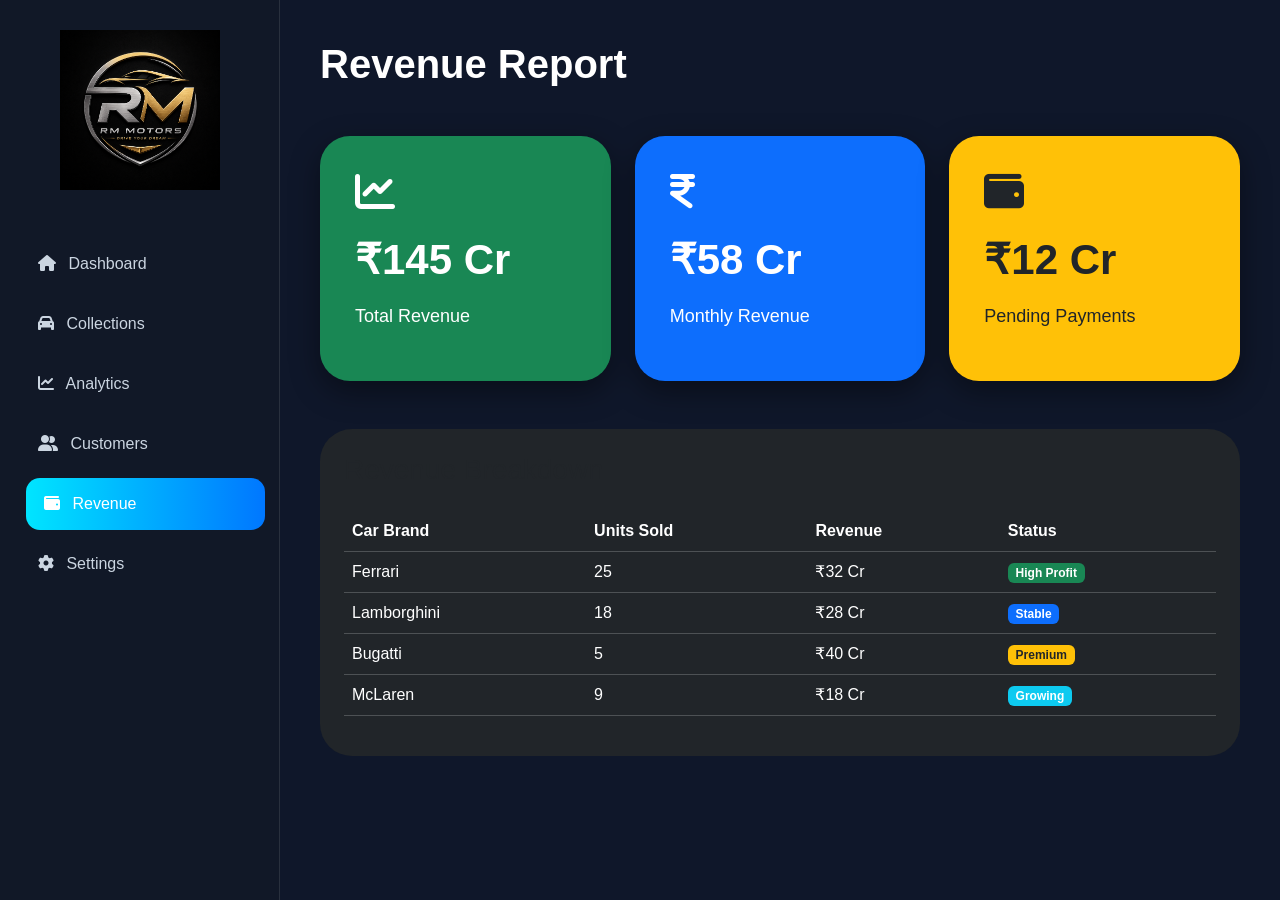
<file: Revenue.html>
<!DOCTYPE html>
<html lang="en">

<head>

    <meta charset="UTF-8">

    <meta name="viewport" content="width=device-width, initial-scale=1.0">

    <title>Revenue - RM Motors</title>

    <!-- Bootstrap -->

    <link href="https://cdn.jsdelivr.net/npm/bootstrap@5.3.3/dist/css/bootstrap.min.css" rel="stylesheet">

    <!-- Font Awesome -->

    <link rel="stylesheet" href="https://cdnjs.cloudflare.com/ajax/libs/font-awesome/6.5.2/css/all.min.css">

    <style>
        body {
            background: #0f172a;
            color: white;
            overflow-x: hidden;
            font-family: Arial, Helvetica, sans-serif;
        }

        /* SIDEBAR */

        .sidebar {
            width: 280px;
            min-height: 100vh;
            position: fixed;
            left: 0;
            top: 0;
            background: #111827;
            padding: 30px 20px;
            border-right: 1px solid rgba(255, 255, 255, 0.1);
        }

        .logo img {
            width: 160px;
        }

        .nav-link {
            color: #cbd5e1;
            padding: 14px 18px;
            border-radius: 14px;
            transition: 0.3s;
            font-size: 16px;
        }

        .nav-link:hover,
        .nav-link.active {
            background: linear-gradient(90deg, #00e5ff, #0077ff);
            color: #fff !important;
            transform: translateX(6px);
        }

        /* MAIN CONTENT */

        .main-content {
            margin-left: 280px;
            padding: 40px;
        }

        /* CARDS */

        .revenue-card {
            border: none;
            border-radius: 30px;
            padding: 35px;
            transition: 0.4s;
            box-shadow: 0 10px 30px rgba(0, 0, 0, 0.4);
        }

        .revenue-card:hover {
            transform: translateY(-10px);
        }

        .revenue-card h2 {
            font-size: 42px;
            font-weight: bold;
        }

        .revenue-card p {
            margin-top: 10px;
            font-size: 18px;
        }

        @media(max-width:991px) {

            .sidebar {
                width: 100%;
                min-height: auto;
                position: relative;
            }

            .main-content {
                margin-left: 0;
            }

        }
    </style>

</head>

<body>

    <!-- SIDEBAR -->

    <div class="sidebar">

        <div class="logo text-center mb-5">
            <img src="Image/Logo.png" alt="">
        </div>

        <ul class="nav flex-column gap-2">

            <li class="nav-item">
                <a href="index.html" class="nav-link">
                    <i class="fa-solid fa-house me-2"></i>
                    Dashboard
                </a>
            </li>

            <li class="nav-item">
                <a href="Collections.html" class="nav-link">
                    <i class="fa-solid fa-car me-2"></i>
                    Collections
                </a>
            </li>

            <li class="nav-item">
                <a href="Analytics.html" class="nav-link">
                    <i class="fa-solid fa-chart-line me-2"></i>
                    Analytics
                </a>
            </li>

            <li class="nav-item">
                <a href="Customers.html" class="nav-link">
                    <i class="fa-solid fa-user-group me-2"></i>
                    Customers
                </a>
            </li>

            <li class="nav-item">
                <a href="Revenue.html" class="nav-link active">
                    <i class="fa-solid fa-wallet me-2"></i>
                    Revenue
                </a>
            </li>

            <li class="nav-item">
                <a href="Settings.html" class="nav-link">
                    <i class="fa-solid fa-gear me-2"></i>
                    Settings
                </a>
            </li>

        </ul>

    </div>

    <!-- MAIN CONTENT -->

    <div class="main-content">

        <h1 class="fw-bold mb-5">
            Revenue Report
        </h1>

        <div class="row g-4">

            <!-- CARD -->

            <div class="col-lg-4">

                <div class="card revenue-card bg-success text-white">

                    <i class="fa-solid fa-chart-line fs-1 mb-4"></i>

                    <h2>₹145 Cr</h2>

                    <p>Total Revenue</p>

                </div>

            </div>

            <!-- CARD -->

            <div class="col-lg-4">

                <div class="card revenue-card bg-primary text-white">

                    <i class="fa-solid fa-indian-rupee-sign fs-1 mb-4"></i>

                    <h2>₹58 Cr</h2>

                    <p>Monthly Revenue</p>

                </div>

            </div>

            <!-- CARD -->

            <div class="col-lg-4">

                <div class="card revenue-card bg-warning text-dark">

                    <i class="fa-solid fa-wallet fs-1 mb-4"></i>

                    <h2>₹12 Cr</h2>

                    <p>Pending Payments</p>

                </div>

            </div>

        </div>

        <!-- TABLE -->

        <div class="card bg-dark border-0 rounded-5 mt-5 p-4">

            <h3 class="mb-4">
                Revenue Breakdown
            </h3>

            <div class="table-responsive">

                <table class="table table-dark table-hover align-middle">

                    <thead>

                        <tr>
                            <th>Car Brand</th>
                            <th>Units Sold</th>
                            <th>Revenue</th>
                            <th>Status</th>
                        </tr>

                    </thead>

                    <tbody>

                        <tr>
                            <td>Ferrari</td>
                            <td>25</td>
                            <td>₹32 Cr</td>
                            <td>
                                <span class="badge bg-success">
                                    High Profit
                                </span>
                            </td>
                        </tr>

                        <tr>
                            <td>Lamborghini</td>
                            <td>18</td>
                            <td>₹28 Cr</td>
                            <td>
                                <span class="badge bg-primary">
                                    Stable
                                </span>
                            </td>
                        </tr>

                        <tr>
                            <td>Bugatti</td>
                            <td>5</td>
                            <td>₹40 Cr</td>
                            <td>
                                <span class="badge bg-warning text-dark">
                                    Premium
                                </span>
                            </td>
                        </tr>

                        <tr>
                            <td>McLaren</td>
                            <td>9</td>
                            <td>₹18 Cr</td>
                            <td>
                                <span class="badge bg-info">
                                    Growing
                                </span>
                            </td>
                        </tr>

                    </tbody>

                </table>

            </div>

        </div>

    </div>

</body>

</html>
</file>
